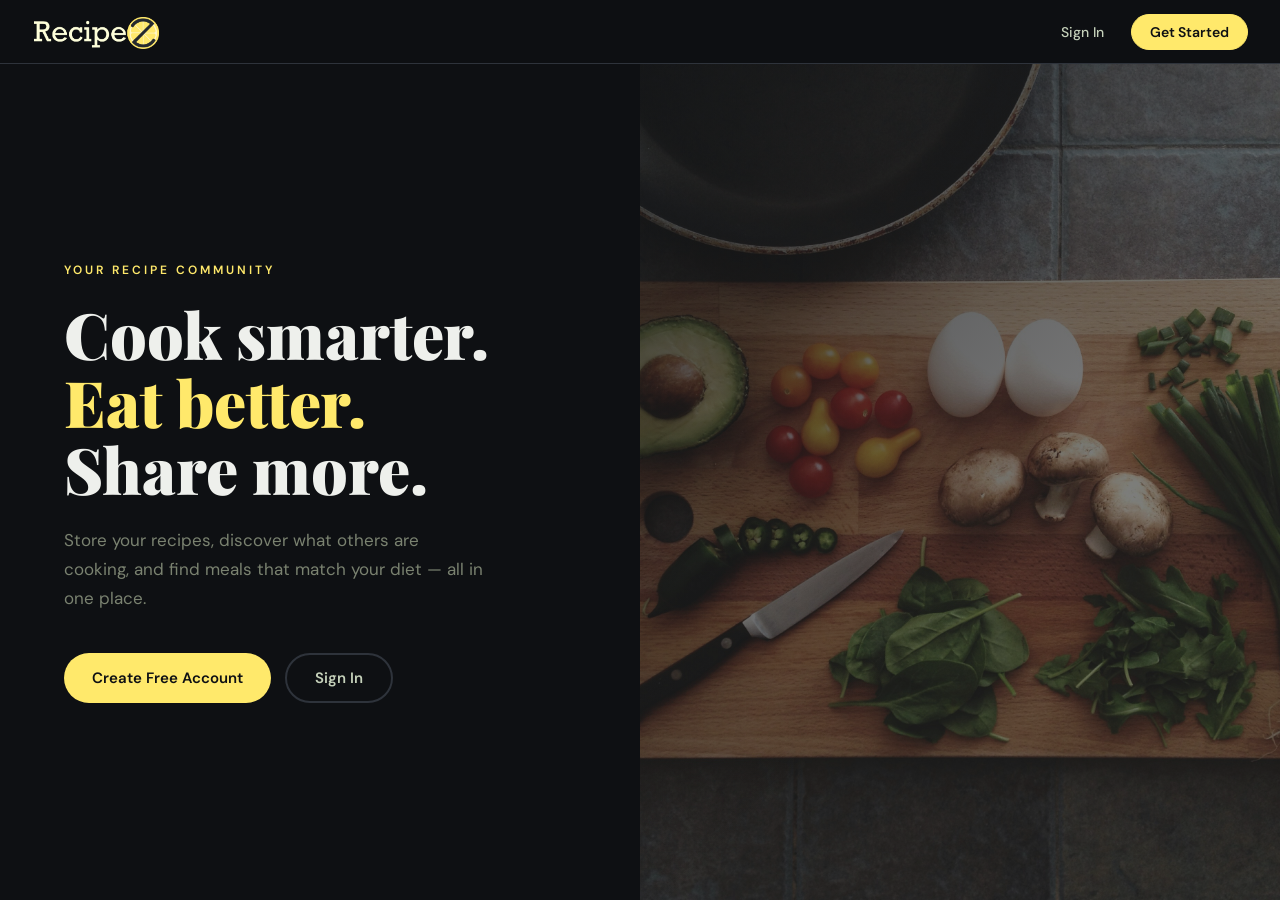
<file: target/classes/static/index.html>
<!DOCTYPE html>
<html lang="en">
<head>
  <meta charset="UTF-8" />
  <meta name="viewport" content="width=device-width, initial-scale=1.0" />
  <title>RecipeZ</title>
  <link rel="preconnect" href="https://fonts.googleapis.com" />
  <link rel="preconnect" href="https://fonts.gstatic.com" crossorigin />
  <link href="https://fonts.googleapis.com/css2?family=Playfair+Display:wght@400;700;900&family=DM+Sans:wght@300;400;500;600&display=swap" rel="stylesheet" />
    <link rel="stylesheet" href="style.css">
</head>
<body>

<!-- ═══════════════════════════════════════════
     LANDING PAGE
═══════════════════════════════════════════ -->
<div id="page-landing" class="page active">
  <nav>
    <div class="nav-brand"><img src="recipez.png" style="height:32px;vertical-align:middle;margin:0 2px 4px 2px;"/></div>
    <div class="nav-links">
      <button class="nav-btn" onclick="showPage('page-auth', 'login')">Sign In</button>
      <button class="nav-btn active-nav" onclick="showPage('page-auth', 'register')">Get Started</button>
    </div>
  </nav>
  <div class="hero">
    <div class="hero-left">
      <div class="hero-eyebrow">Your Recipe Community</div>
      <h1 class="hero-title">Cook smarter.<br/><em>Eat better.</em><br/>Share more.</h1>
      <p class="hero-sub">Store your recipes, discover what others are cooking, and find meals that match your diet — all in one place.</p>
      <div class="hero-actions">
        <button class="btn btn-primary" onclick="showPage('page-auth','register')">Create Free Account</button>
        <button class="btn btn-outline" onclick="showPage('page-auth','login')">Sign In</button>
      </div>
    </div>
    <div class="hero-right">
      <img src="foodbg.jpg" alt="Fresh ingredients on a cutting board" />
      <div class="hero-overlay"></div>
    </div>
  </div>
</div>

<!-- ═══════════════════════════════════════════
     AUTH PAGE
═══════════════════════════════════════════ -->
<div id="page-auth" class="page">
  <nav>
    <div class="nav-brand" style="cursor:pointer" onclick="showPage('page-landing')"><img src="recipez.png" style="height:32px;vertical-align:middle;margin:0 2px 4px 2px;"/></div>
    <div class="nav-links">
      <button class="nav-btn" onclick="showPage('page-landing')">← Back</button>
    </div>
  </nav>
  <div class="auth-page">
    <div class="auth-card">
      <div class="auth-logo"><img src="recipez.png" style="height:32px;vertical-align:middle;margin:0 2px 4px 2px;"/></div>
      <div class="auth-sub">Your personal recipe manager</div>
      <div class="auth-tabs">
        <div class="auth-tab active" id="tab-login" onclick="switchAuthTab('login')">Sign In</div>
        <div class="auth-tab" id="tab-register" onclick="switchAuthTab('register')">Sign Up</div>
      </div>

      <!-- LOGIN FORM -->
      <div id="form-login">
        <div class="form-group">
          <label class="form-label">Username</label>
          <input type="text" id="login-username" placeholder="Your Username" autocomplete="username" />
        </div>
        <div class="form-group">
          <label class="form-label">Password</label>
          <input type="password" id="login-password" placeholder="Password" autocomplete="current-password" />
        </div>
        <div class="form-error" id="login-error"></div>
        <button class="btn btn-primary btn-full" id="login-btn" onclick="handleLogin()" style="margin-top:8px">Sign In</button>
        <hr class="divider"/>
        <div style="text-align:center;font-size:13px;color:var(--muted)">
          No account? <span style="color:var(--yellow);cursor:pointer;font-weight:600" onclick="switchAuthTab('register')">Sign Up</span>
        </div>
      </div>

      <!-- REGISTER FORM -->
      <div id="form-register" style="display:none">
        <div class="form-row">
          <div class="form-group">
            <label class="form-label">Username</label>
            <input type="text" id="reg-username" placeholder="choose a username" />
          </div>
          <div class="form-group">
            <label class="form-label">Password</label>
            <input type="password" id="reg-password" placeholder="min 6 chars" />
          </div>
        </div>
        <div class="form-row">
          <div class="form-group">
            <label class="form-label">Weight (lbs)</label>
            <input type="number" id="reg-weight" placeholder="180" />
          </div>
          <div class="form-group">
            <label class="form-label">Age</label>
            <input type="number" id="reg-age" placeholder="21" />
          </div>
        </div>
        <div class="form-row">
          <div class="form-group">
            <label class="form-label">Height (ft)</label>
            <select id="reg-height-ft">
              <option>4</option><option>5</option><option selected>5</option>
              <option>6</option><option>7</option>
            </select>
          </div>
          <div class="form-group">
            <label class="form-label">Inches</label>
            <select id="reg-height-in">
              <option>0</option><option>1</option><option>2</option><option>3</option>
              <option>4</option><option>5</option><option>6</option><option>7</option>
              <option>8</option><option>9</option><option>10</option><option>11</option>
            </select>
          </div>
        </div>
        <div class="form-row">
          <div class="form-group">
            <label class="form-label">Gender</label>
            <select id="reg-gender"><option value="Male">Male</option><option value="Female">Female</option></select>
          </div>
          <div class="form-group">
            <label class="form-label">Diet Type</label>
            <select id="reg-diet">
              <option>NONE</option><option>VEGAN</option><option>VEGETARIAN</option>
              <option>PESCATARIAN</option><option>KETO</option><option>CARNIVOROUS</option>
            </select>
          </div>
        </div>
        <div class="form-group">
          <label class="form-label">Body Goal</label>
          <select id="reg-goal">
            <option>NONE</option><option>CUT</option><option>BULK</option><option>MAINTAIN</option>
          </select>
        </div>
        <div class="form-error" id="reg-error"></div>
        <div class="form-success" id="reg-success"></div>
        <button class="btn btn-primary btn-full" id="reg-btn" onclick="handleRegister()" style="margin-top:8px">Create Account</button>
        <hr class="divider"/>
        <div style="text-align:center;font-size:13px;color:var(--muted)">
          Have an account? <span style="color:var(--yellow);cursor:pointer;font-weight:600" onclick="switchAuthTab('login')">Sign In</span>
        </div>
      </div>
    </div>
  </div>
</div>

<!-- ═══════════════════════════════════════════
     DASHBOARD PAGE
═══════════════════════════════════════════ -->
<div id="page-dashboard" class="page">
  <nav>
    <div class="nav-brand"><img src="recipez.png" style="height:32px;vertical-align:middle;margin:0 2px 4px 2px;"/></div>
    <div class="nav-user">
      Welcome, <span class="nav-username" id="nav-username">—</span>
      <button class="nav-btn" onclick="handleLogout()">Sign Out</button>
    </div>
  </nav>
  <div class="dashboard-layout">

    <!-- Sidebar -->
    <div class="sidebar">
      <button class="sidebar-btn active" id="sb-home" title="My Recipes" onclick="switchView('my-recipes')"><img src="homeButtonIconNew.png" style="height:32px;vertical-align:middle;margin:0 2px 4px 2px;"/></button>
      <button class="sidebar-btn" id="sb-create" title="Create Recipe" onclick="switchView('create-recipe')">✏️</button>
      <button class="sidebar-btn" id="sb-explore" title="Explore" onclick="switchView('explore')"><img src="Search.png" style="height:32px;vertical-align:middle;margin:0 2px 4px 2px;"/></button>
      <div class="sidebar-spacer"></div>
      <button class="sidebar-btn" title="Sign Out" onclick="handleLogout()"><img src="return.png" style="height:32px;vertical-align:middle;margin:0 2px 4px 2px;"/></button>
    </div>

    <!-- Center views -->
    <div class="dashboard-center">

      <!-- MY RECIPES -->
      <div class="center-view active" id="view-my-recipes">
        <div class="search-bar">
          <input type="text" id="my-search" placeholder="Search your recipes…" oninput="filterMyRecipes()" />
          <select id="my-diet-filter" onchange="filterMyRecipes()">
            <option value="">All diets</option>
            <option>NONE</option><option>VEGAN</option><option>VEGETARIAN</option>
            <option>PESCATARIAN</option><option>KETO</option><option>CARNIVOROUS</option>
          </select>
          <select id="my-sort" onchange="filterMyRecipes()">
            <option value="">Sort by</option>
            <option value="name-asc">Name A→Z</option>
            <option value="name-desc">Name Z→A</option>
            <option value="cal-asc">Calories ↑</option>
            <option value="cal-desc">Calories ↓</option>
          </select>
        </div>
        <h2 class="section-title">My <span>Recipes</span></h2>
        <div class="recipe-grid" id="my-recipe-grid">
          <div class="spinner"></div>
        </div>
      </div>

      <!-- CREATE RECIPE -->
      <div class="center-view" id="view-create-recipe">
        <h2 class="section-title" style="margin-bottom:24px">New <span>Recipe</span></h2>
        <div class="create-form">
          <div class="form-group">
            <label class="form-label">Recipe Title *</label>
            <input type="text" id="cr-name" placeholder="e.g. Avocado Toast" />
          </div>
          <div class="form-group">
            <label class="form-label">Description</label>
            <input type="text" id="cr-desc" placeholder="A short description…" />
          </div>
          <div class="form-group">
            <label class="form-label">Instructions</label>
            <textarea id="cr-instructions" rows="4" placeholder="Step 1: …"></textarea>
          </div>
          <div class="form-row">
            <div class="form-group">
              <label class="form-label">Calories</label>
              <input type="number" id="cr-calories" placeholder="300" />
            </div>
            <div class="form-group">
              <label class="form-label">Diet Type</label>
              <select id="cr-diet">
                <option>NONE</option><option>VEGAN</option><option>VEGETARIAN</option>
                <option>PESCATARIAN</option><option>KETO</option><option>CARNIVOROUS</option>
              </select>
            </div>
          </div>

          <div class="form-label" style="margin-bottom:10px">Ingredients</div>
          <div id="ingredient-rows"></div>
          <button class="add-ing-btn" onclick="addIngredientRow()">＋ Add Ingredient</button>

          <div class="form-error" id="cr-error"></div>
          <div style="display:flex;gap:12px">
            <button class="btn btn-primary" id="cr-btn" onclick="handleCreateRecipe()">Save Recipe</button>
            <button class="btn btn-outline" onclick="resetCreateForm(); switchView('my-recipes')">Cancel</button>          </div>
        </div>
      </div>

      <!-- EXPLORE -->
      <div class="center-view" id="view-explore">
        <h2 class="section-title">Explore <span>Recipes</span></h2>

        <!-- User ID lookup -->
        <div class="user-lookup-bar">
          <input type="number" id="explore-user-id" placeholder="Enter User ID to see their recipes…" />
          <button class="btn btn-outline btn-sm" onclick="loadExplore()">Look Up</button>
          <button class="btn btn-sm" style="color:var(--muted);border:1.5px solid var(--border);border-radius:40px;padding:8px 14px" onclick="clearUserLookup()">All Users</button>
        </div>

        <div class="search-bar">
          <input type="text" id="explore-search" placeholder="Search recipes by name…" oninput="filterExplore()" />
          <select id="explore-diet" onchange="filterExplore()">
            <option value="">All diets</option>
            <option>NONE</option><option>VEGAN</option><option>VEGETARIAN</option>
            <option>PESCATARIAN</option><option>KETO</option><option>CARNIVOROUS</option>
          </select>
          <select id="explore-sort" onchange="filterExplore()">
            <option value="">Sort by</option>
            <option value="name-asc">Name A→Z</option>
            <option value="name-desc">Name Z→A</option>
            <option value="cal-asc">Calories ↑</option>
            <option value="cal-desc">Calories ↓</option>
          </select>
        </div>

        <div id="explore-stats" class="stats-row" style="display:none"></div>
        <div class="recipe-grid" id="explore-recipe-grid">
          <div class="empty-state"><div class="empty-icon">🔍</div><p>Enter a User ID or search to find recipes</p></div>
        </div>
      </div>

    </div><!-- /dashboard-center -->

    <!-- Detail Panel -->
    <div class="detail-panel">
      <div class="detail-header">
        Details
        <button onclick="document.querySelector('.detail-panel').classList.remove('mobile-open')" 
        style="float:right;background:none;border:none;color:var(--muted);font-size:20px;cursor:pointer;line-height:1">✕</button>
      </div>
      <div class="detail-body" id="detail-body">
        <div class="detail-empty">Select a recipe to see details</div>
      </div>
      <div class="detail-actions" id="detail-actions" style="display:none">
        <button class="btn btn-primary btn-full btn-sm" id="edit-btn" onclick="handleEditRecipe()" style="margin-bottom:8px">Edit Recipe</button>
        <button class="btn btn-danger btn-full btn-sm" id="delete-btn" onclick="handleDeleteRecipe()">Delete Recipe</button>
    </div>
    </div>

  </div><!-- /dashboard-layout -->
</div><!-- /page-dashboard -->

<!-- Toast -->
<div id="toast"></div>
<script src="script.js"></script>
</body>
</html>
</file>
<file: target/classes/static/style.css>
/* ─────────────────────────────────────────
       TOKENS
    ───────────────────────────────────────── */
    :root {
      --bg:        #0e1013;
      --surface:   #181b20;
      --surface2:  #22262d;
      --border:    #2e333b;
      --yellow:    #FFE96B;
      --yellow-dim:#c9b83e;
      --green:     #C5D1BA;
      --green-dim: #8a9e82;
      --text:      #eef0ec;
      --muted:     #7a8270;
      --danger:    #e05c5c;
      --radius:    14px;
      --radius-sm: 8px;
      --font-display: 'Playfair Display', serif;
      --font-body:    'DM Sans', sans-serif;
      --transition:   0.2s cubic-bezier(0.4,0,0.2,1);
    }

    /* ─────────────────────────────────────────
       RESET & BASE
    ───────────────────────────────────────── */
    *, *::before, *::after { box-sizing: border-box; margin: 0; padding: 0; }
    html { scroll-behavior: smooth; }
    body {
      background: var(--bg);
      color: var(--text);
      font-family: var(--font-body);
      font-size: 15px;
      line-height: 1.6;
      min-height: 100vh;
      overflow-x: hidden;
    }
    a { color: inherit; text-decoration: none; }
    button { cursor: pointer; border: none; background: none; font-family: inherit; }
    input, textarea, select {
      font-family: inherit;
      background: var(--surface2);
      color: var(--text);
      border: 2px solid var(--border);
      border-radius: var(--radius-sm);
      padding: 10px 14px;
      font-size: 14px;
      outline: none;
      transition: border-color var(--transition);
      width: 100%;
    }
    input:focus, textarea:focus, select:focus { border-color: var(--yellow); }
    select option { background: var(--surface2); }

    /* ─────────────────────────────────────────
       PAGES
    ───────────────────────────────────────── */
    .page { display: none; min-height: 100vh; }
    .page.active { display: flex; flex-direction: column; }

    /* ─────────────────────────────────────────
       NAV
    ───────────────────────────────────────── */
    nav {
      position: sticky; top: 0; z-index: 100;
      background: rgba(14,16,19,0.92);
      backdrop-filter: blur(12px);
      border-bottom: 1px solid var(--border);
      padding: 0 32px;
      height: 64px;
      display: flex; align-items: center; justify-content: space-between;
    }
    .nav-brand {
      font-family: var(--font-display);
      font-size: 26px;
      font-weight: 900;
      color: var(--yellow);
      letter-spacing: -0.5px;
    }
    .nav-brand span { color: var(--green); }
    .nav-links { display: flex; gap: 8px; align-items: center; }
    .nav-btn {
      padding: 8px 18px;
      border-radius: 40px;
      font-size: 14px;
      font-weight: 500;
      transition: all var(--transition);
      color: var(--green);
      border: 1.5px solid transparent;
    }
    .nav-btn:hover { border-color: var(--border); background: var(--surface); }
    .nav-btn.active-nav { background: var(--yellow); color: var(--bg); font-weight: 600; border-color: var(--yellow); }
    .nav-user {
      display: flex; align-items: center; gap: 12px;
      color: var(--green); font-size: 13px; font-weight: 500;
    }
    .nav-username { color: var(--yellow); }

    /* ─────────────────────────────────────────
       HERO (Landing)
    ───────────────────────────────────────── */
    .hero {
      flex: 1;
      display: grid;
      grid-template-columns: 1fr 1fr;
      gap: 0;
      min-height: calc(100vh - 64px);
    }
    .hero-left {
      display: flex; flex-direction: column; justify-content: center;
      padding: 80px 64px;
    }
    .hero-eyebrow {
      font-size: 12px; font-weight: 600; letter-spacing: 3px;
      color: var(--yellow); text-transform: uppercase; margin-bottom: 20px;
    }
    .hero-title {
      font-family: var(--font-display);
      font-size: clamp(42px, 5vw, 72px);
      font-weight: 900;
      line-height: 1.05;
      color: var(--text);
      margin-bottom: 24px;
    }
    .hero-title em { font-style: normal; color: var(--yellow); }
    .hero-sub {
      font-size: 17px; color: var(--muted); line-height: 1.7;
      max-width: 420px; margin-bottom: 40px;
    }
    .hero-actions { display: flex; gap: 14px; flex-wrap: wrap; }
    .btn {
      display: inline-flex; align-items: center; gap: 8px;
      padding: 13px 28px; border-radius: 40px;
      font-size: 15px; font-weight: 600;
      transition: all var(--transition);
    }
    .btn-primary { background: var(--yellow); color: var(--bg); }
    .btn-primary:hover { background: var(--yellow-dim); transform: translateY(-1px); box-shadow: 0 8px 24px rgba(255,233,107,0.25); }
    .btn-outline { border: 2px solid var(--border); color: var(--green); }
    .btn-outline:hover { border-color: var(--green); background: rgba(197,209,186,0.07); }
    .btn-danger { background: var(--danger); color: #fff; }
    .btn-danger:hover { opacity: 0.88; }
    .btn-sm { padding: 8px 18px; font-size: 13px; }
    .btn-full { width: 100%; justify-content: center; }

    .hero-right {
      position: relative; overflow: hidden;
    }
    .hero-right img {
      width: 100%; height: 100%;
      object-fit: cover;
      filter: brightness(0.55) saturate(0.8);
    }
    .hero-overlay {
      position: absolute; inset: 0;
      background: linear-gradient(135deg, rgba(14,16,19,0.6) 0%, transparent 60%);
    }
    .hero-badge {
      position: absolute; bottom: 40px; right: 40px;
      background: rgba(14,16,19,0.85);
      backdrop-filter: blur(8px);
      border: 1px solid var(--border);
      border-radius: var(--radius);
      padding: 16px 20px;
      font-size: 13px;
    }
    .hero-badge strong { display: block; color: var(--yellow); font-size: 22px; font-family: var(--font-display); }

    /* ─────────────────────────────────────────
       AUTH PAGE
    ───────────────────────────────────────── */
    .auth-page {
      flex: 1; display: flex; align-items: center; justify-content: center;
      padding: 48px 24px;
      background: radial-gradient(ellipse at 20% 50%, rgba(255,233,107,0.04) 0%, transparent 60%),
                  radial-gradient(ellipse at 80% 20%, rgba(197,209,186,0.04) 0%, transparent 50%);
    }
    .auth-card {
      width: 100%; max-width: 420px;
      background: var(--surface);
      border: 1px solid var(--border);
      border-radius: 20px;
      padding: 40px 36px;
      animation: slideUp 0.35s ease;
    }
    @keyframes slideUp {
      from { opacity: 0; transform: translateY(16px); }
      to   { opacity: 1; transform: translateY(0); }
    }
    .auth-logo { font-family: var(--font-display); font-size: 28px; font-weight: 900; color: var(--yellow); margin-bottom: 6px; }
    .auth-sub { color: var(--muted); font-size: 14px; margin-bottom: 28px; }
    .auth-tabs { display: flex; gap: 4px; background: var(--surface2); border-radius: 40px; padding: 4px; margin-bottom: 28px; }
    .auth-tab {
      flex: 1; text-align: center; padding: 9px;
      border-radius: 40px; font-size: 14px; font-weight: 500;
      color: var(--muted); transition: all var(--transition);
    }
    .auth-tab.active { background: var(--yellow); color: var(--bg); font-weight: 600; }
    .form-group { margin-bottom: 16px; }
    .form-label { display: block; font-size: 12px; font-weight: 600; color: var(--muted); letter-spacing: 0.5px; text-transform: uppercase; margin-bottom: 6px; }
    .form-row { display: grid; grid-template-columns: 1fr 1fr; gap: 12px; }
    .form-error { color: var(--danger); font-size: 13px; margin-top: 10px; min-height: 18px; text-align: center; }
    .form-success { color: #6bcf7f; font-size: 13px; margin-top: 10px; min-height: 18px; text-align: center; }
    .divider { border: none; border-top: 1px solid var(--border); margin: 20px 0; }

    /* ─────────────────────────────────────────
       DASHBOARD LAYOUT
    ───────────────────────────────────────── */
    .dashboard-layout {
      flex: 1; display: grid;
      grid-template-columns: 72px 1fr 280px;
      grid-template-rows: 1fr;
      min-height: calc(100vh - 64px);
    }
    /* Sidebar */
    .sidebar {
      background: var(--surface);
      border-right: 1px solid var(--border);
      display: flex; flex-direction: column; align-items: center;
      padding: 20px 0; gap: 8px;
    }
    .sidebar-btn {
      width: 46px; height: 46px;
      border-radius: 12px;
      display: flex; align-items: center; justify-content: center;
      color: var(--muted); font-size: 20px;
      transition: all var(--transition);
      position: relative;
    }
    .sidebar-btn:hover { background: var(--surface2); color: var(--green); }
    .sidebar-btn.active { background: rgba(255,233,107,0.12); color: var(--yellow); }
    .sidebar-btn[title]:hover::after {
      content: attr(title);
      position: absolute; left: 58px; top: 50%; transform: translateY(-50%);
      background: var(--surface2); border: 1px solid var(--border);
      color: var(--text); font-size: 12px; font-weight: 500;
      padding: 5px 10px; border-radius: 6px; white-space: nowrap;
      pointer-events: none; z-index: 99;
    }
    .sidebar-spacer { flex: 1; }

    /* Center */
    .dashboard-center {
      display: flex; flex-direction: column;
      background: var(--bg);
      overflow-y: auto;
    }
    .center-view { display: none; flex-direction: column; flex: 1; padding: 28px; }
    .center-view.active { display: flex; }

    /* Right panel */
    .detail-panel {
      background: var(--surface);
      border-left: 1px solid var(--border);
      display: flex; flex-direction: column;
      overflow-y: auto;
    }
    .detail-header {
      padding: 20px; border-bottom: 1px solid var(--border);
      font-family: var(--font-display); font-size: 18px; font-weight: 700;
      color: var(--green);
    }
    .detail-body { padding: 20px; flex: 1; }
    .detail-empty { color: var(--muted); font-size: 14px; text-align: center; margin-top: 40px; }
    .detail-name { font-family: var(--font-display); font-size: 22px; font-weight: 700; color: var(--yellow); margin-bottom: 12px; }
    .detail-section { margin-bottom: 16px; }
    .detail-section-title { font-size: 11px; font-weight: 600; letter-spacing: 1.5px; text-transform: uppercase; color: var(--muted); margin-bottom: 6px; }
    .detail-section-body { font-size: 14px; color: var(--green); line-height: 1.65; }
    .detail-tag {
      display: inline-block; padding: 3px 10px;
      background: rgba(255,233,107,0.12); color: var(--yellow);
      border-radius: 40px; font-size: 12px; font-weight: 600;
    }
    .ingredient-list { list-style: none; display: flex; flex-direction: column; gap: 4px; }
    .ingredient-list li { font-size: 13px; color: var(--green); display: flex; gap: 8px; align-items: baseline; }
    .ingredient-list li::before { content: '·'; color: var(--yellow); font-size: 18px; line-height: 1; }
    .detail-actions { padding: 16px 20px; border-top: 1px solid var(--border); }

    /* ─────────────────────────────────────────
       SEARCH BAR
    ───────────────────────────────────────── */
    .search-bar {
      display: flex; gap: 10px; align-items: center;
      margin-bottom: 24px;
    }
    .search-bar input { flex: 1; border-radius: 40px; padding: 11px 20px; }
    .search-bar select { width: 180px; border-radius: 40px; }

    /* ─────────────────────────────────────────
       SECTION TITLES
    ───────────────────────────────────────── */
    .section-title {
      font-family: var(--font-display);
      font-size: 26px; font-weight: 700; color: var(--text);
      margin-bottom: 20px;
    }
    .section-title span { color: var(--yellow); }

    /* ─────────────────────────────────────────
       RECIPE GRID
    ───────────────────────────────────────── */
    .recipe-grid {
      display: grid;
      grid-template-columns: repeat(auto-fill, minmax(180px, 1fr));
      gap: 14px;
    }
    .recipe-card {
      background: var(--yellow);
      border-radius: var(--radius);
      padding: 18px 14px;
      min-height: 110px;
      display: flex; align-items: center; justify-content: center;
      cursor: pointer;
      transition: all var(--transition);
      text-align: center;
      position: relative;
      overflow: hidden;
    }
    .recipe-card::after {
      content: ''; position: absolute; inset: 0;
      background: rgba(0,0,0,0);
      transition: background var(--transition);
    }
    .recipe-card:hover { transform: translateY(-3px); box-shadow: 0 12px 32px rgba(255,233,107,0.2); }
    .recipe-card:hover::after { background: rgba(0,0,0,0.06); }
    .recipe-card.selected { box-shadow: 0 0 0 3px var(--bg), 0 0 0 5px var(--yellow); }
    .recipe-card-name { font-family: var(--font-display); font-size: 16px; font-weight: 700; color: var(--bg); line-height: 1.3; z-index: 1; }
    .recipe-card-cal { font-size: 11px; font-weight: 600; color: rgba(14,16,19,0.55); margin-top: 4px; z-index: 1; }

    .plus-card {
      background: transparent;
      border: 2.5px dashed var(--yellow);
    }
    .plus-card:hover { background: rgba(255,233,107,0.06); }
    .plus-card .plus-icon { font-size: 36px; color: var(--yellow); line-height: 1; }

    .empty-state {
      grid-column: 1 / -1;
      text-align: center; padding: 60px 20px;
      color: var(--muted);
    }
    .empty-state .empty-icon { font-size: 40px; margin-bottom: 12px; }
    .empty-state p { font-size: 15px; }

    /* ─────────────────────────────────────────
       CREATE RECIPE FORM
    ───────────────────────────────────────── */
    .create-form {
      max-width: 600px;
      background: var(--surface);
      border: 1px solid var(--border);
      border-radius: 20px;
      padding: 32px;
    }
    .ingredient-row {
      display: grid; grid-template-columns: 1fr 80px 120px 36px;
      gap: 8px; margin-bottom: 8px; align-items: center;
    }
    .remove-ing-btn {
      width: 36px; height: 36px; border-radius: 8px;
      background: rgba(224,92,92,0.12); color: var(--danger);
      font-size: 16px; display: flex; align-items: center; justify-content: center;
      transition: background var(--transition);
    }
    .remove-ing-btn:hover { background: rgba(224,92,92,0.25); }
    .add-ing-btn {
      display: flex; align-items: center; gap: 6px;
      color: var(--yellow); font-size: 13px; font-weight: 600;
      padding: 8px 0; margin-bottom: 20px;
    }

    /* ─────────────────────────────────────────
       EXPLORE / USER LOOKUP
    ───────────────────────────────────────── */
    .user-lookup-bar {
      display: flex; gap: 10px; margin-bottom: 28px;
      background: var(--surface);
      border: 1px solid var(--border);
      border-radius: var(--radius);
      padding: 20px;
    }
    .user-lookup-bar input { flex: 1; }

    .stats-row {
      display: grid; grid-template-columns: repeat(3, 1fr);
      gap: 14px; margin-bottom: 24px;
    }
    .stat-card {
      background: var(--surface);
      border: 1px solid var(--border);
      border-radius: var(--radius);
      padding: 18px; text-align: center;
    }
    .stat-card .stat-num { font-family: var(--font-display); font-size: 32px; font-weight: 900; color: var(--yellow); }
    .stat-card .stat-label { font-size: 12px; color: var(--muted); font-weight: 500; margin-top: 2px; }

    /* ─────────────────────────────────────────
       TOAST
    ───────────────────────────────────────── */
    #toast {
      position: fixed; bottom: 28px; right: 28px;
      background: var(--surface2); border: 1px solid var(--border);
      color: var(--text); padding: 14px 20px;
      border-radius: var(--radius); font-size: 14px;
      transform: translateY(80px); opacity: 0;
      transition: all 0.3s ease; z-index: 9999;
      max-width: 320px;
    }
    #toast.show { transform: translateY(0); opacity: 1; }
    #toast.success { border-color: #6bcf7f; color: #6bcf7f; }
    #toast.error   { border-color: var(--danger); color: var(--danger); }

    /* ─────────────────────────────────────────
       LOADING SPINNER
    ───────────────────────────────────────── */
    .spinner {
      width: 32px; height: 32px;
      border: 3px solid var(--border);
      border-top-color: var(--yellow);
      border-radius: 50%;
      animation: spin 0.7s linear infinite;
      margin: 40px auto;
    }
    @keyframes spin { to { transform: rotate(360deg); } }

    /* ─────────────────────────────────────────
       MODAL
    ───────────────────────────────────────── */
    .modal-overlay {
      position: fixed; inset: 0; z-index: 500;
      background: rgba(0,0,0,0.7); backdrop-filter: blur(4px);
      display: none; align-items: center; justify-content: center;
      padding: 24px;
    }
    .modal-overlay.open { display: flex; }
    .modal {
      background: var(--surface); border: 1px solid var(--border);
      border-radius: 20px; padding: 32px; width: 100%; max-width: 500px;
      animation: slideUp 0.25s ease;
    }
    .modal-title { font-family: var(--font-display); font-size: 22px; font-weight: 700; margin-bottom: 20px; color: var(--yellow); }

    /* ─────────────────────────────────────────
       RESPONSIVE
    ───────────────────────────────────────── */
    @media (max-width: 900px) {
      .hero { grid-template-columns: 1fr; }
      .hero-right { display: none; }
      .dashboard-layout { grid-template-columns: 56px 1fr; }
      .detail-panel {
        display: none;
        position: fixed;
        bottom: 0; left: 0; right: 0;
        height: 70vh;
        border-radius: 20px 20px 0 0;
        border-top: 2px solid var(--border);
        border-left: none;
        z-index: 200;
        overflow-y: auto;
    }
    .detail-panel.mobile-open {
        display: flex;
        flex-direction: column;
        animation: slideUp 0.3s ease;
    }
      .form-row { grid-template-columns: 1fr; }
    }
    @media (max-width: 600px) {
      .hero-left { padding: 48px 24px; }
      nav { padding: 0 16px; }
      .auth-card { padding: 28px 20px; }
    }
</file>
